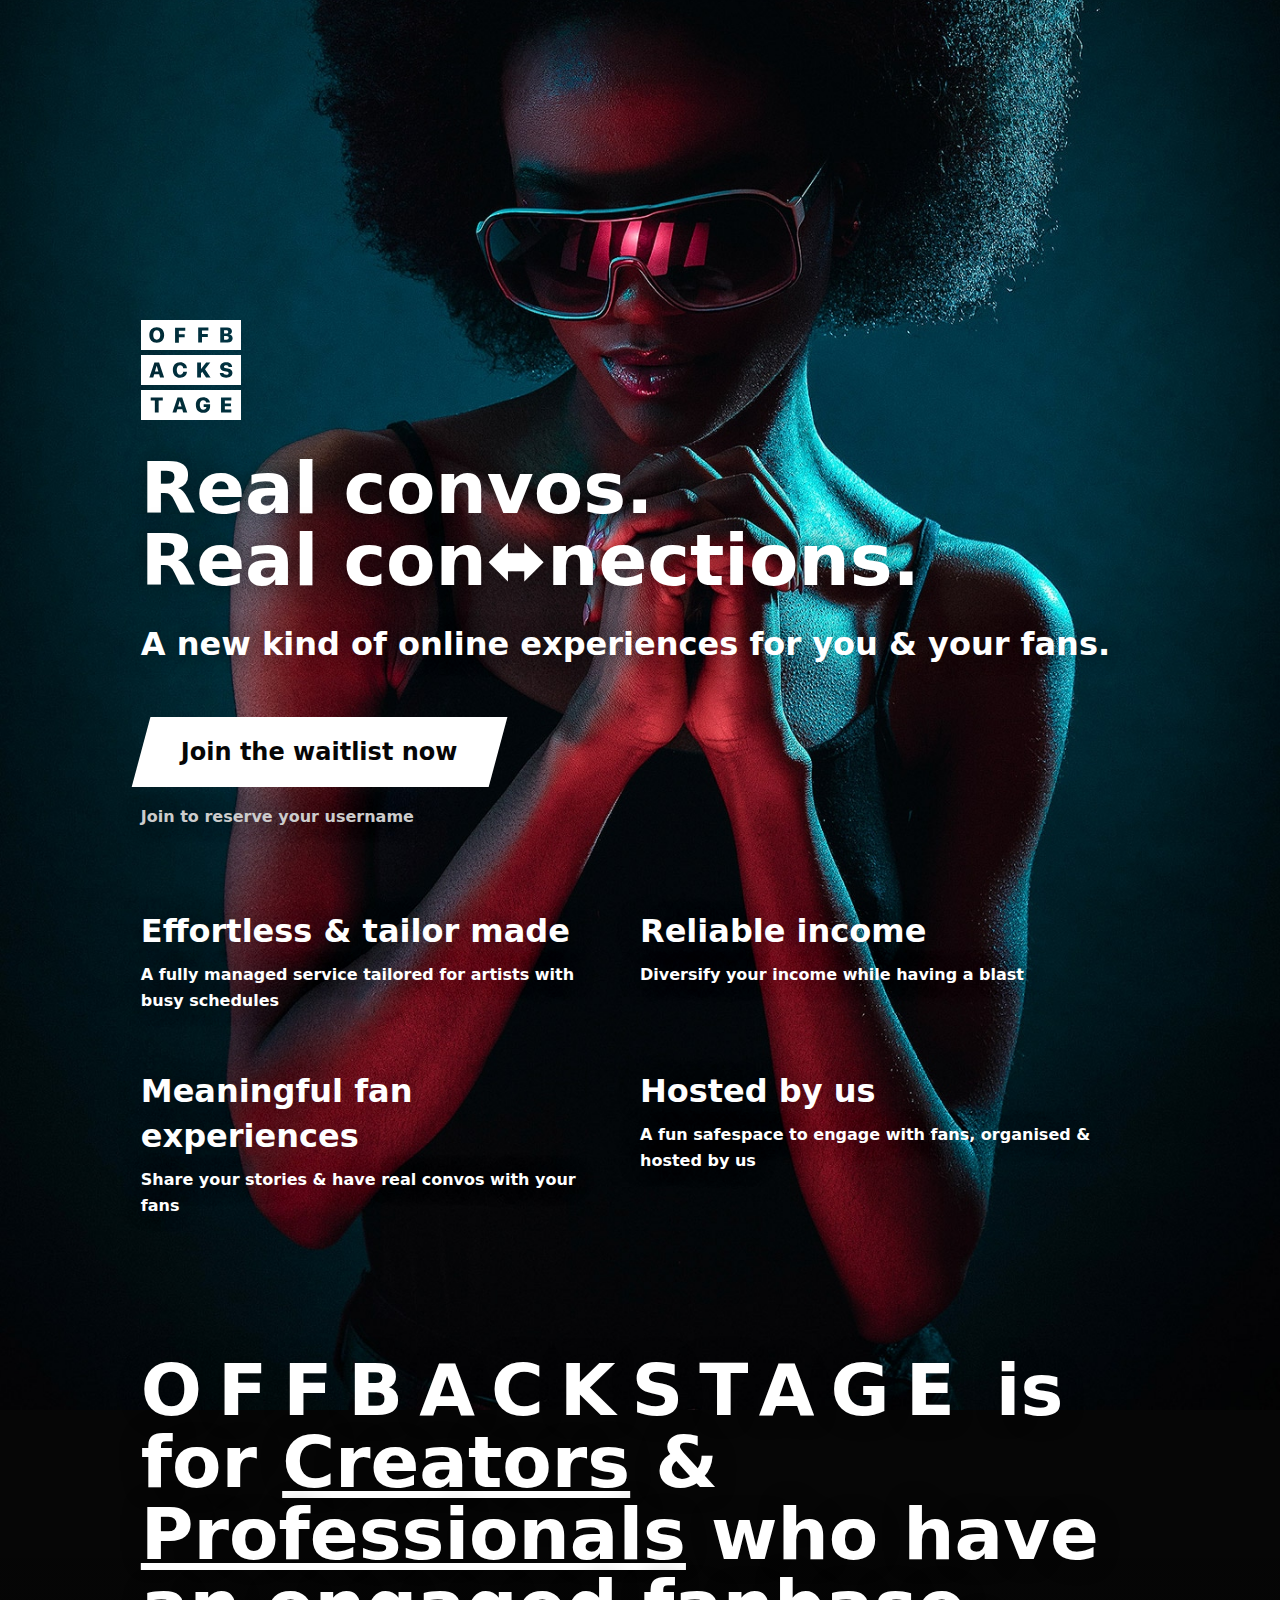
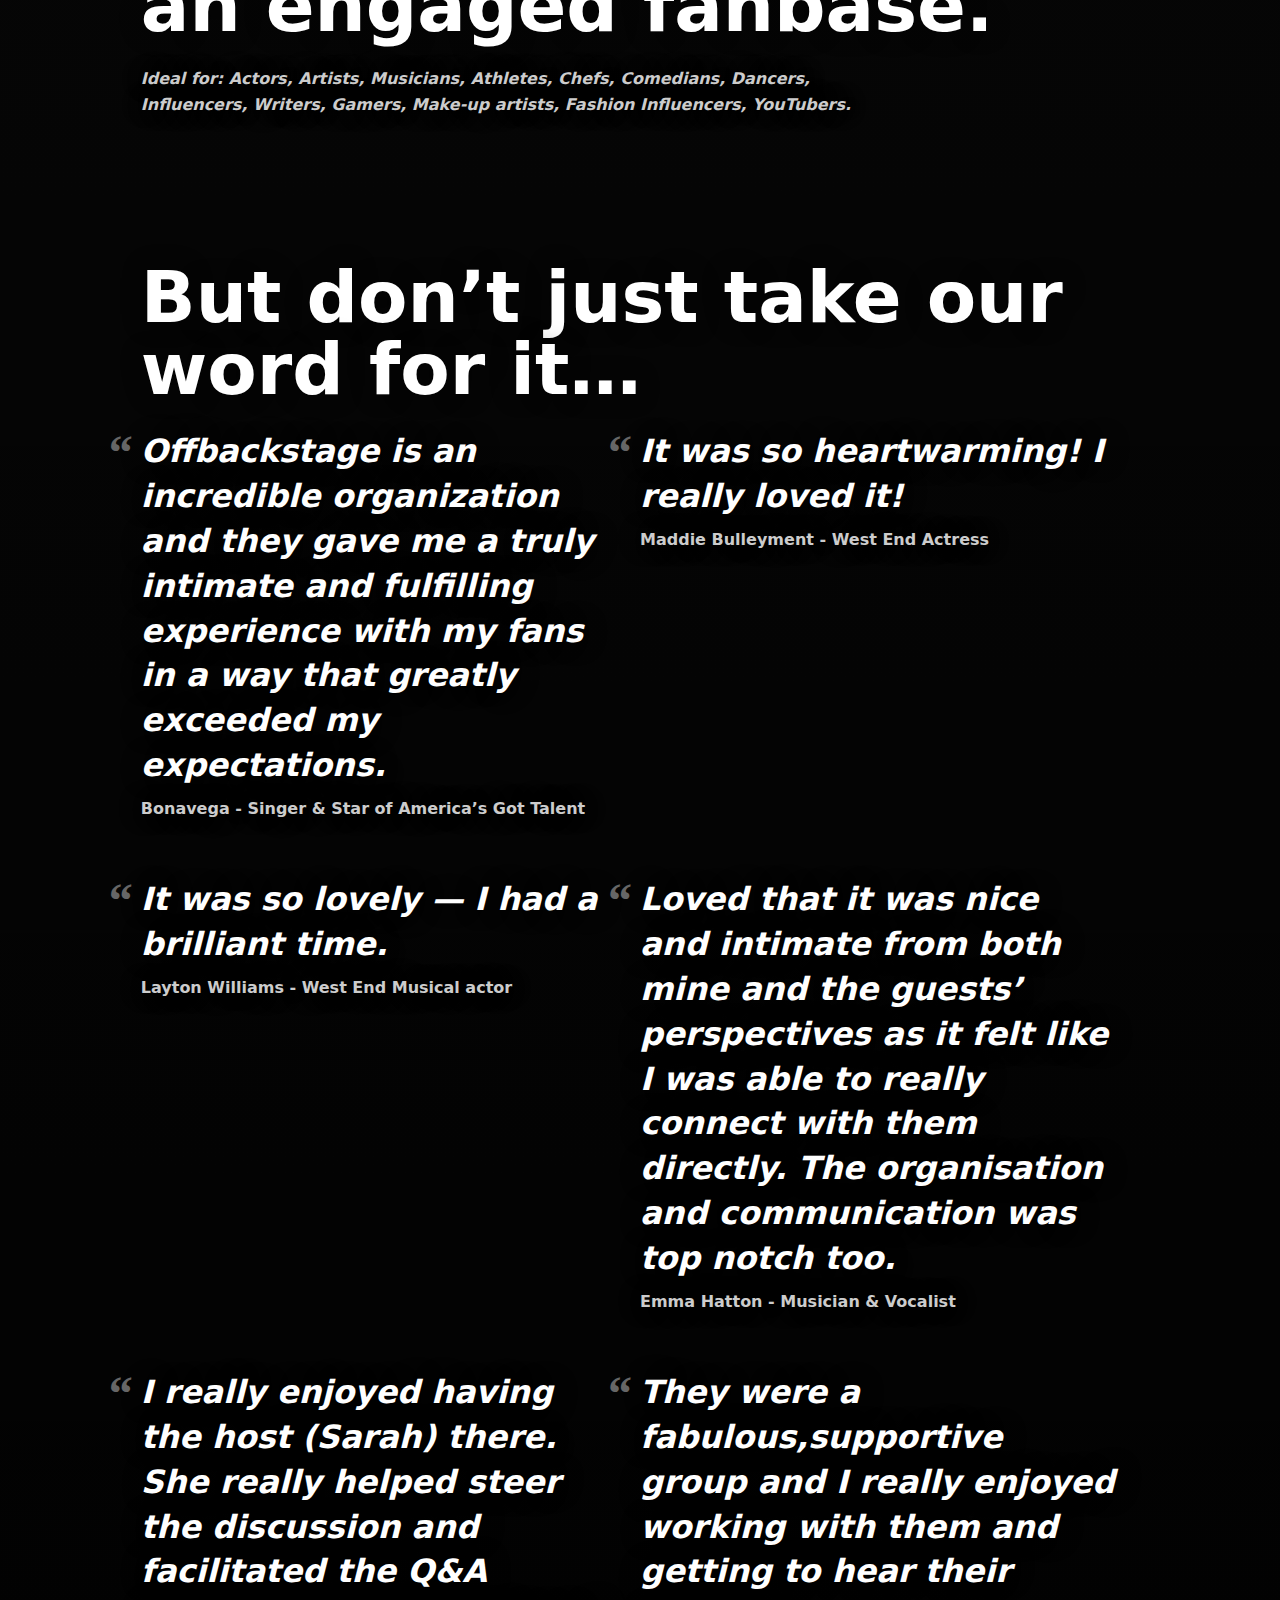
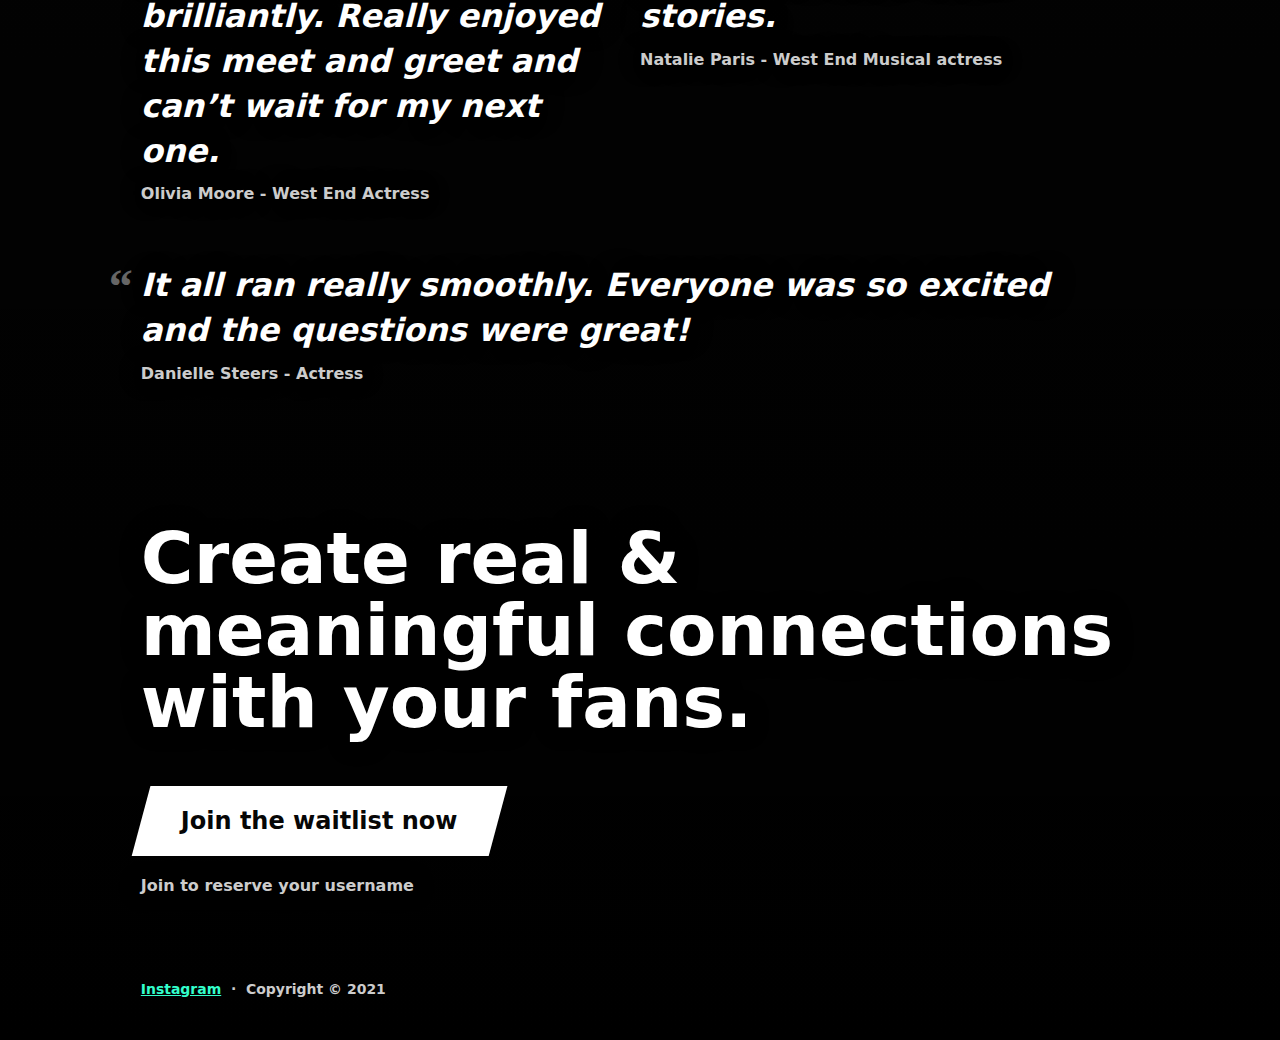
<file: index.html>
<!DOCTYPE html>
<html lang="en">
<head>
  <meta charset="utf-8">
  <title>OFFBACKSTAGE - Real Convos. Real Connections.</title>
  <meta name="viewport" content="width=device-width">
  <meta name="twitter:image" content="./images/generic.png">
  <meta name="twitter:card" content="summary_large_image">
  <meta name="twitter:site" content="@off_backstage">
  <meta property="og:title" content="OFFBACKSTAGE - Real Convos. Real Connections.">
  <meta property="og:description" content="A new kind of online experiences for you and your fans.">
  <meta property="og:image" content="./images/generic.png">
  <meta property="og:url" content="https://offbackstage.com">
  <link rel="shortcut icon" type="image/x-icon" href="./images/favicon.ico">
  <link rel="stylesheet" type="text/css" href="style.css">
  <!-- Google Tag Manager -->
  <script>(function(w,d,s,l,i){w[l]=w[l]||[];w[l].push({'gtm.start':
  new Date().getTime(),event:'gtm.js'});var f=d.getElementsByTagName(s)[0],
  j=d.createElement(s),dl=l!='dataLayer'?'&l='+l:'';j.async=true;j.src=
  'https://www.googletagmanager.com/gtm.js?id='+i+dl;f.parentNode.insertBefore(j,f);
  })(window,document,'script','dataLayer','GTM-T4DMS8Q');</script>
  <!-- End Google Tag Manager -->
</head>
<body>
  <!-- Google Tag Manager (noscript) -->
  <noscript><iframe src="https://www.googletagmanager.com/ns.html?id=GTM-T4DMS8Q"
  height="0" width="0" style="display:none;visibility:hidden"></iframe></noscript>
  <!-- End Google Tag Manager (noscript) -->
  <div id="content">
    <div class="hero">
      <img src="./images/logo-square--white.svg" alt="offbackstage logo" width="100" />
      <h1>Real convos.<br/>Real con&#11020;nections.</h1>
      <h2>A new kind of online experiences for you &amp; your fans.</h2>

      <a href="https://forms.gle/6VF4V2bVN6vTvGAi8" class="button" title="Join the waitlist now">Join the waitlist now</a>
      <p class="colour--grey">Join to reserve your username</p>


      <div class="flex-grid  margin-top--1sp">
        <div><h3>Effortless &amp; tailor made</h3><p>A fully managed service tailored for artists with busy schedules</p></div>
        <div><h3>Reliable income</h3><p>Diversify your income while having a blast</p></div>
        <div><h3>Meaningful fan experiences</h3><p>Share your stories &amp; have real convos with your fans</p></div>
        <div><h3>Hosted by us</h3><p>A fun safespace to engage with fans, organised & hosted by us</p></div>
      </div>
    </div>

    <div class="margin-top--1sp">
      <h2 class="separator  h1"><span class="sc">OFFBACKSTAGE</span> is for <u>Creators</u> &amp; <u>Professionals</u> who have an engaged fanbase.</h2>
      <p class="italic  colour--grey">Ideal for: Actors, Artists, Musicians, Athletes, Chefs, Comedians, Dancers, Influencers, Writers, Gamers, Make-up artists, Fashion Influencers, YouTubers.</p>
    </div>

    <div class="margin-top--2sp">
      <h2 class="separator  h1">But don&rsquo;t just take our word for it&hellip;</h2>
      <div class="flex-grid  testimonials">
        <div>
          <h3 class="italic">Offbackstage is an incredible organization and they gave me a truly intimate and fulfilling experience with my fans in a way that greatly exceeded my expectations.</h3>
          <p class="colour--grey">Bonavega - Singer &amp; Star of America’s Got Talent</p>
        </div>
        <div>
          <h3 class="italic">It was so heartwarming! I really loved it!</h3>
          <p class="colour--grey">Maddie Bulleyment - West End Actress</p>
        </div>
        <div>
          <h3 class="italic">It was so lovely — I had a brilliant time.</h3>
          <p class="colour--grey">Layton Williams - West End Musical actor</p>
        </div>
        <div>
          <h3 class="italic">Loved that it was nice and intimate from both mine and the guests&rsquo; perspectives as it felt like I was able to really connect with them directly. The organisation and communication was top notch too.</h3>
          <p class="colour--grey">Emma Hatton - Musician &amp; Vocalist</p>
        </div>
        <div>
          <h3 class="italic">I really enjoyed having the host (Sarah) there. She really helped steer the discussion and facilitated the Q&A brilliantly. Really enjoyed this meet and greet and can’t wait for my next one.</h3>
          <p class="colour--grey">Olivia Moore - West End Actress</p>
        </div>
        <div>
          <h3 class="italic">They were a fabulous,supportive group and I really enjoyed working with them and getting to hear their stories.</h3>
          <p class="colour--grey">Natalie Paris - West End Musical actress</p>
        </div>
        <div>
          <h3 class="italic">It all ran really smoothly. Everyone was so excited and the questions were great!</h3>
          <p class="colour--grey">Danielle Steers - Actress</p>
        </div>
      </div>
    </div>

    <div class="margin-top--1sp">
      <h2 class="h1">Create real &amp; meaningful connections with your fans.</h2>
      <a href="https://forms.gle/6VF4V2bVN6vTvGAi8" class="button" title="Join the waitlist now">Join the waitlist now</a>
      <p class="colour--grey">Join to reserve your username</p>
    </div>

    <footer>
      <a href="https://instagram.com/off_backstage">Instagram</a> &nbsp;&middot;&nbsp; Copyright &copy; 2021
    </footer>
  </div>
</body>
</html>
</file>
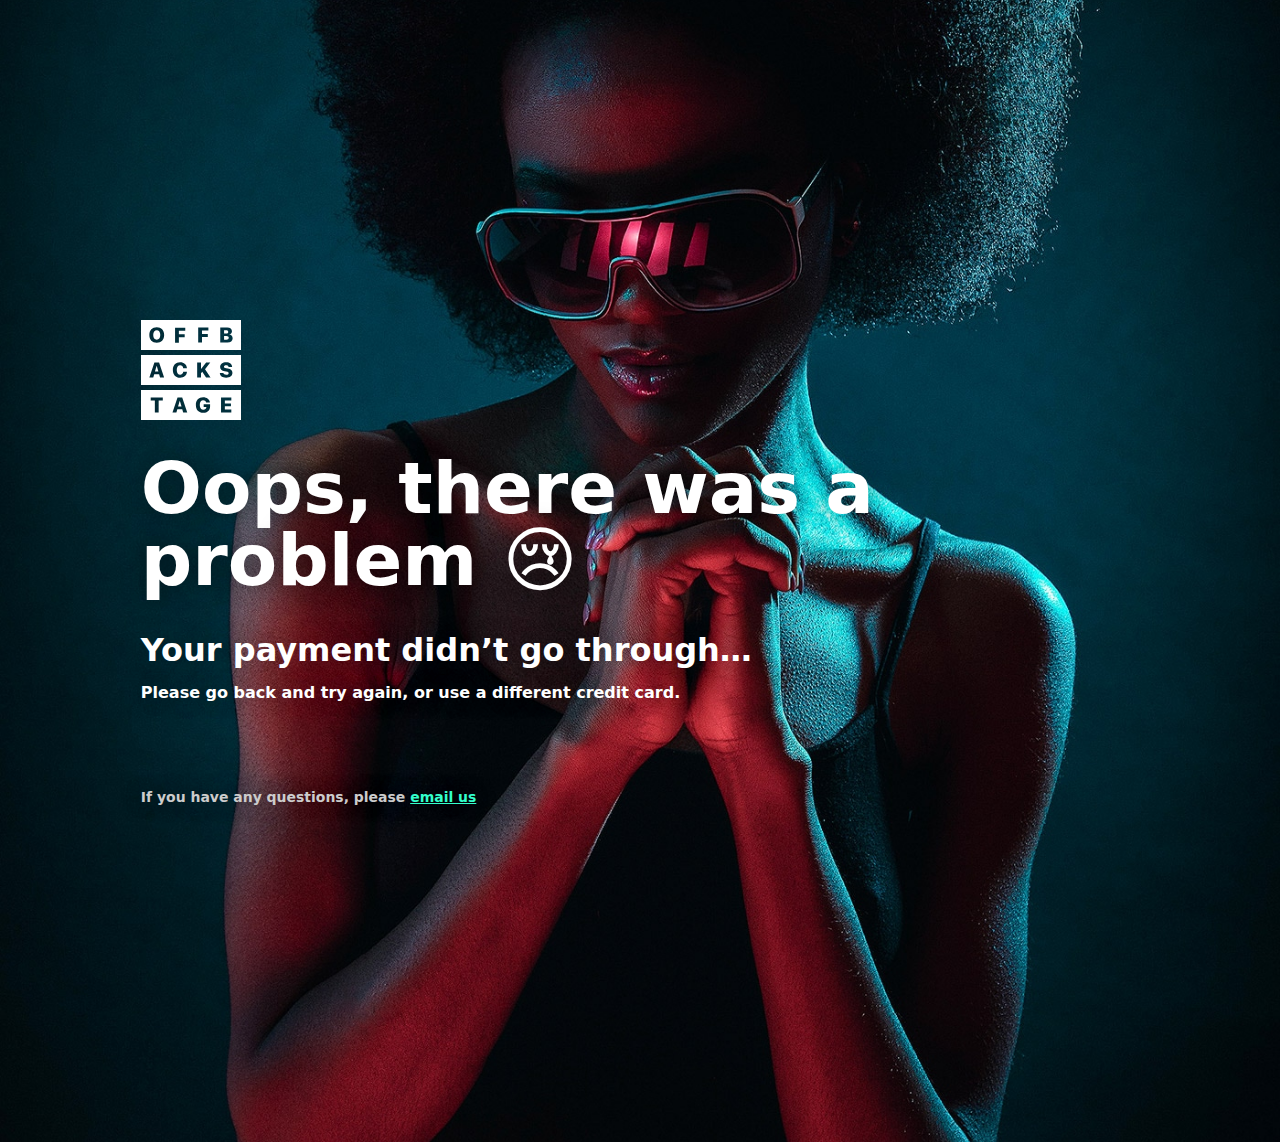
<file: cancelled.html>
<!DOCTYPE html>
<html lang="en">
<head>
  <meta charset="utf-8">
  <title>Payment failed - OFFBACKSTAGE</title>
  <meta name="robots" content="noindex, nofollow" />
  <meta name="viewport" content="width=device-width">
  <meta name="twitter:image" content="./images/generic.png">
  <meta name="twitter:card" content="summary_large_image">
  <meta name="twitter:site" content="@off_backstage">
  <meta property="og:title" content="OFFBACKSTAGE - Download video">
  <meta property="og:description" content="A new kind of online experiences for you and your fans.">
  <meta property="og:image" content="./images/generic.png">
  <meta property="og:url" content="https://offbackstage.com">
  <link rel="shortcut icon" type="image/x-icon" href="./images/favicon.ico">
  <link rel="stylesheet" type="text/css" href="style.css">
  <!-- Google Tag Manager -->
  <script>(function(w,d,s,l,i){w[l]=w[l]||[];w[l].push({'gtm.start':
  new Date().getTime(),event:'gtm.js'});var f=d.getElementsByTagName(s)[0],
  j=d.createElement(s),dl=l!='dataLayer'?'&l='+l:'';j.async=true;j.src=
  'https://www.googletagmanager.com/gtm.js?id='+i+dl;f.parentNode.insertBefore(j,f);
  })(window,document,'script','dataLayer','GTM-T4DMS8Q');</script>
  <!-- End Google Tag Manager -->
</head>
<body>
  <!-- Google Tag Manager (noscript) -->
  <noscript><iframe src="https://www.googletagmanager.com/ns.html?id=GTM-T4DMS8Q"
  height="0" width="0" style="display:none;visibility:hidden"></iframe></noscript>
  <!-- End Google Tag Manager (noscript) -->

  <div id="content--noBG">
    <a href="https://offbackstage.com"><img src="./images/logo-square--white.svg" alt="offbackstage logo" width="100" /></a>

    <h1>Oops, there was a problem 😢</h1>

    <article class="container">
      <h3>Your payment didn’t go through&hellip;</h3>
      <p>Please go back and try again, or use a different credit card.</p>
    </article>

    <footer>
      <p>If you have any questions, please <a href="mailto:help@offbackstage.com">email us</a></p>
    </footer>
  </div>
</body>
</html>
</file>
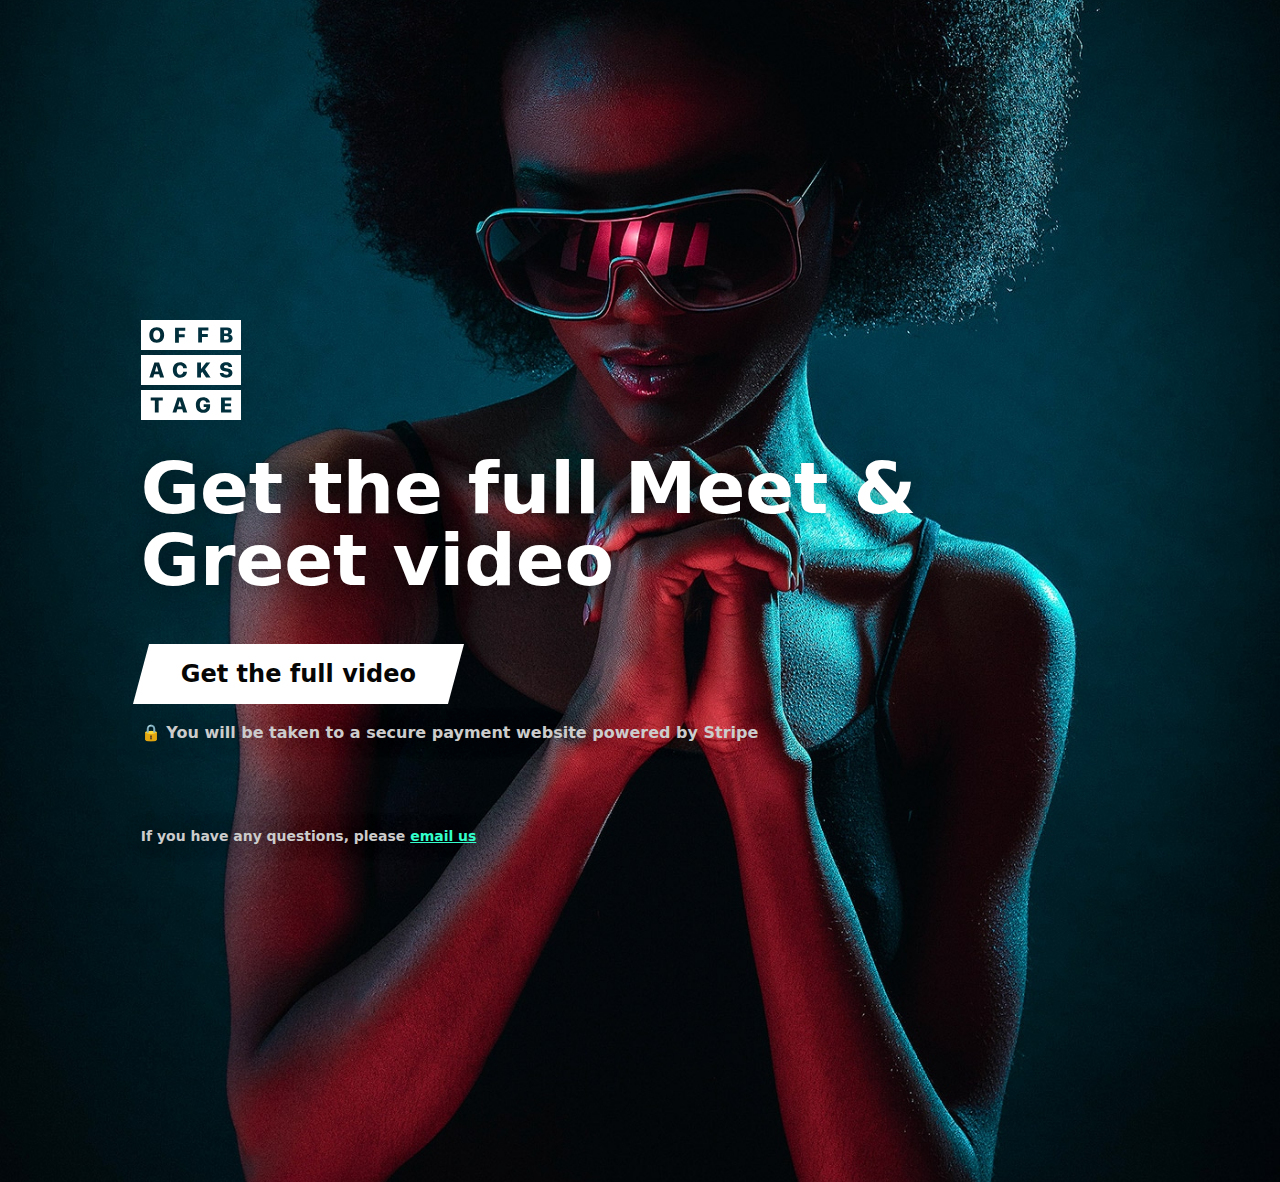
<file: download-video.html>
<!DOCTYPE html>
<html lang="en">
<head>
  <meta charset="utf-8">
  <title>OFFBACKSTAGE - Download video</title>
  <meta name="robots" content="noindex, nofollow" />
  <meta name="viewport" content="width=device-width">
  <meta name="twitter:image" content="./images/generic.png">
  <meta name="twitter:card" content="summary_large_image">
  <meta name="twitter:site" content="@off_backstage">
  <meta property="og:title" content="OFFBACKSTAGE - Download video">
  <meta property="og:description" content="A new kind of online experiences for you and your fans.">
  <meta property="og:image" content="./images/generic.png">
  <meta property="og:url" content="https://offbackstage.com">
  <link rel="shortcut icon" type="image/x-icon" href="./images/favicon.ico">
  <link rel="stylesheet" type="text/css" href="style.css">
  <!-- Google Tag Manager -->
  <script>(function(w,d,s,l,i){w[l]=w[l]||[];w[l].push({'gtm.start':
  new Date().getTime(),event:'gtm.js'});var f=d.getElementsByTagName(s)[0],
  j=d.createElement(s),dl=l!='dataLayer'?'&l='+l:'';j.async=true;j.src=
  'https://www.googletagmanager.com/gtm.js?id='+i+dl;f.parentNode.insertBefore(j,f);
  })(window,document,'script','dataLayer','GTM-T4DMS8Q');</script>
  <!-- End Google Tag Manager -->
</head>
<body>
  <!-- Google Tag Manager (noscript) -->
  <noscript><iframe src="https://www.googletagmanager.com/ns.html?id=GTM-T4DMS8Q"
  height="0" width="0" style="display:none;visibility:hidden"></iframe></noscript>
  <!-- End Google Tag Manager (noscript) -->

  <div id="content--noBG">
    <a href="https://offbackstage.com"><img src="./images/logo-square--white.svg" alt="offbackstage logo" width="100" /></a>

    <h1>Get the full Meet & Greet video</h1>

    <article class="container">
      <!-- Load Stripe.js on your website. -->
      <script src="https://js.stripe.com/v3"></script>
      <button id="checkout-button-sku_IUZvZMsPUxjquZ" role="link" class="button">Get the full video</button>
      <p class="colour--grey">🔒 You will be taken to a secure payment website powered by Stripe</p>
      <p id="error-message"></p>
    </article>

    <footer>
      <p>If you have any questions, please <a href="mailto:help@offbackstage.com">email us</a></p>
    </footer>
  </div>


  <script>
  (function() {
    var stripe = Stripe('pk_live_Ml2e49nUuoHtv42COHswdtV4007d6nTr2Y');

    var checkoutButton = document.getElementById('checkout-button-sku_IUZvZMsPUxjquZ');
    checkoutButton.addEventListener('click', function () {
      stripe.redirectToCheckout({
        items: [{sku: 'sku_IUZvZMsPUxjquZ', quantity: 1}],
        mode: 'payment',
        successUrl: 'https://offbackstage.com/success',
        cancelUrl: 'https://offbackstage.com/cancelled',
      })
      .then(function (result) {
        if (result.error) {
          var displayError = document.getElementById('error-message');
          displayError.textContent = result.error.message;
        }
      });
    });
  })();
  </script>

</body>
</html>
</file>
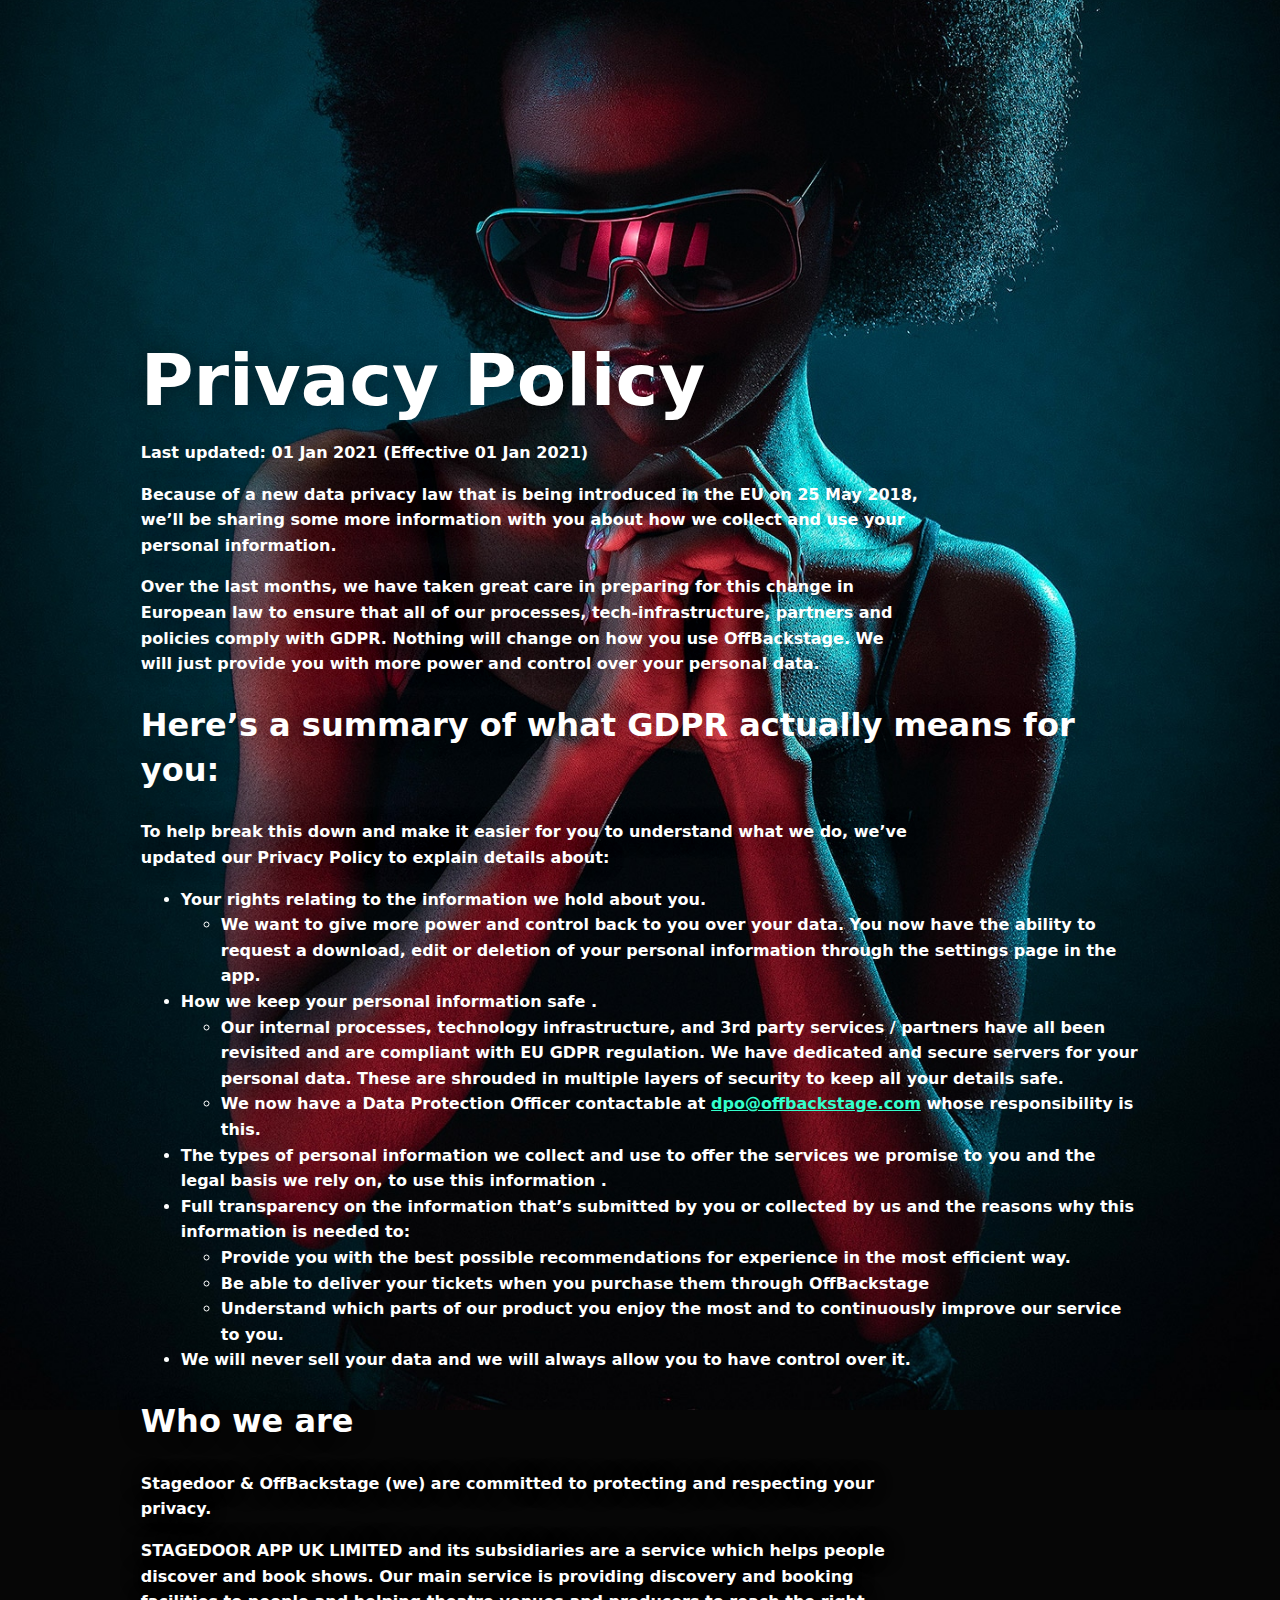
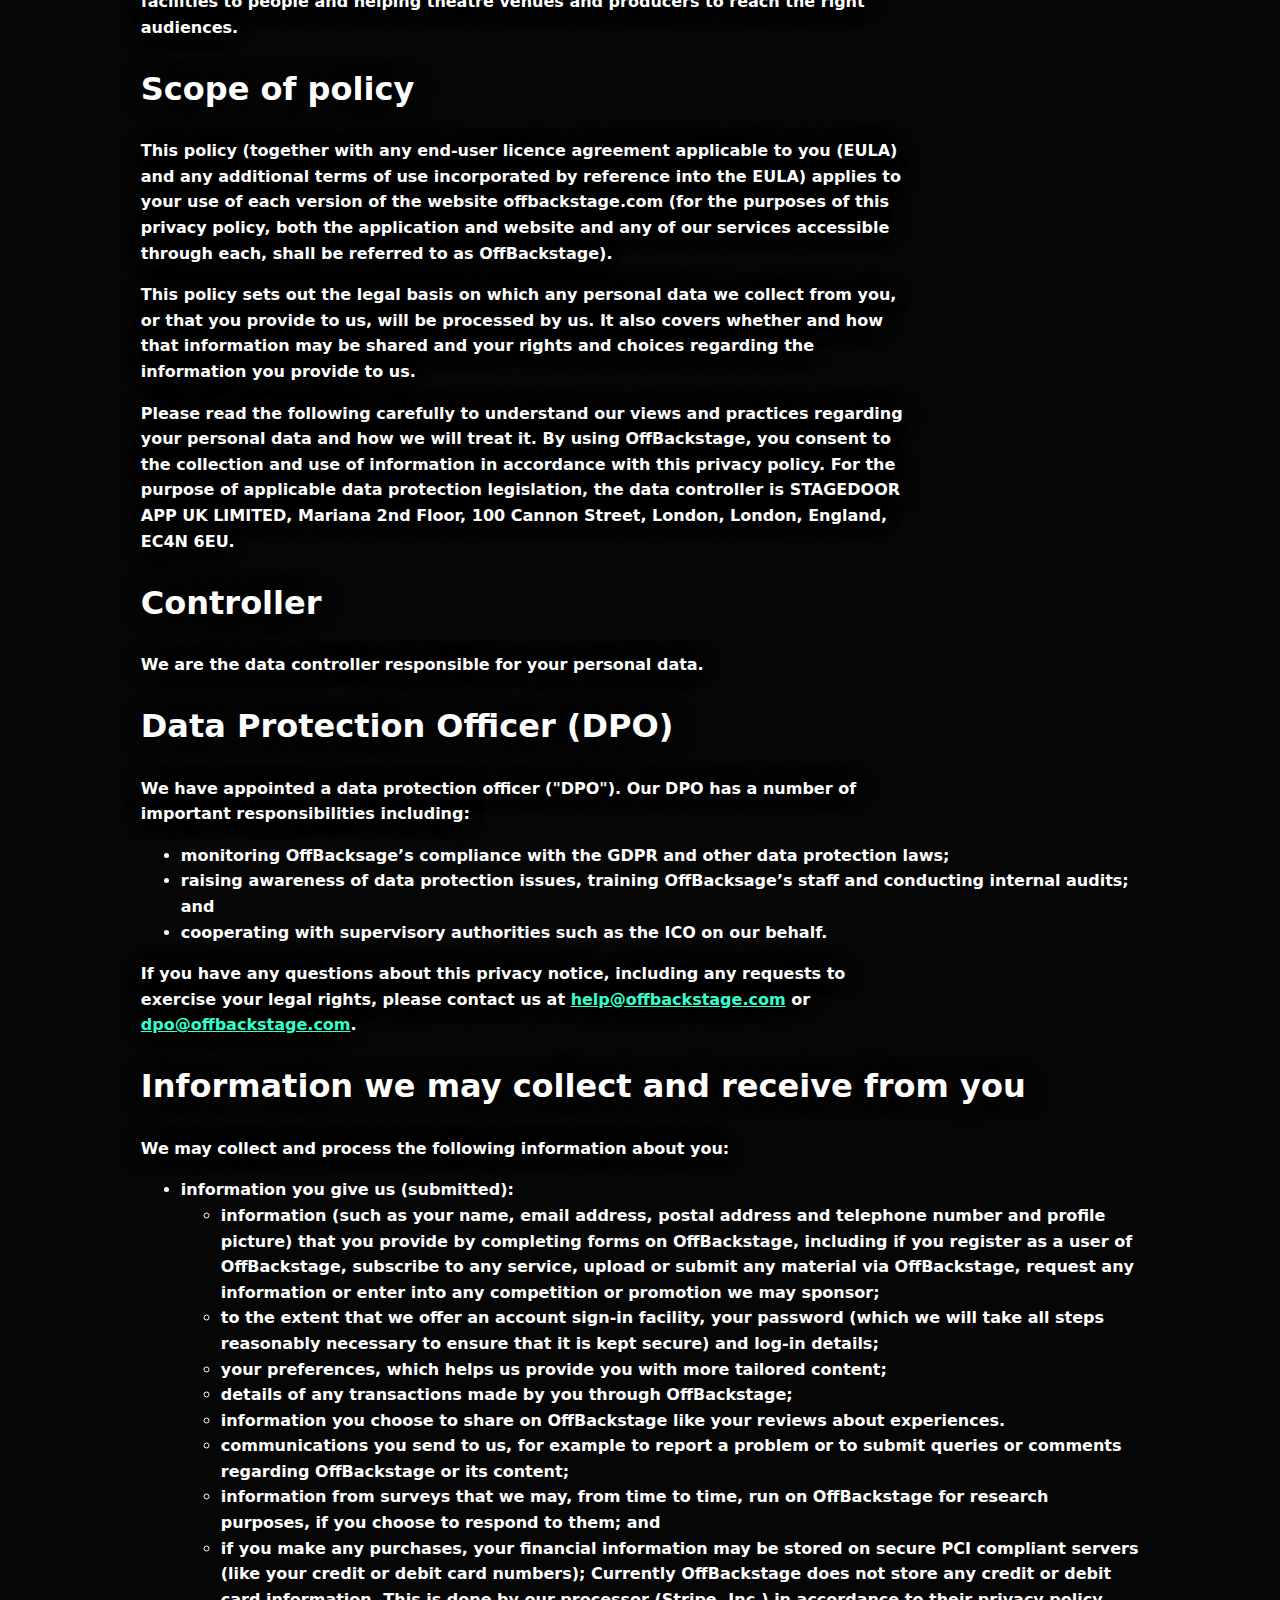
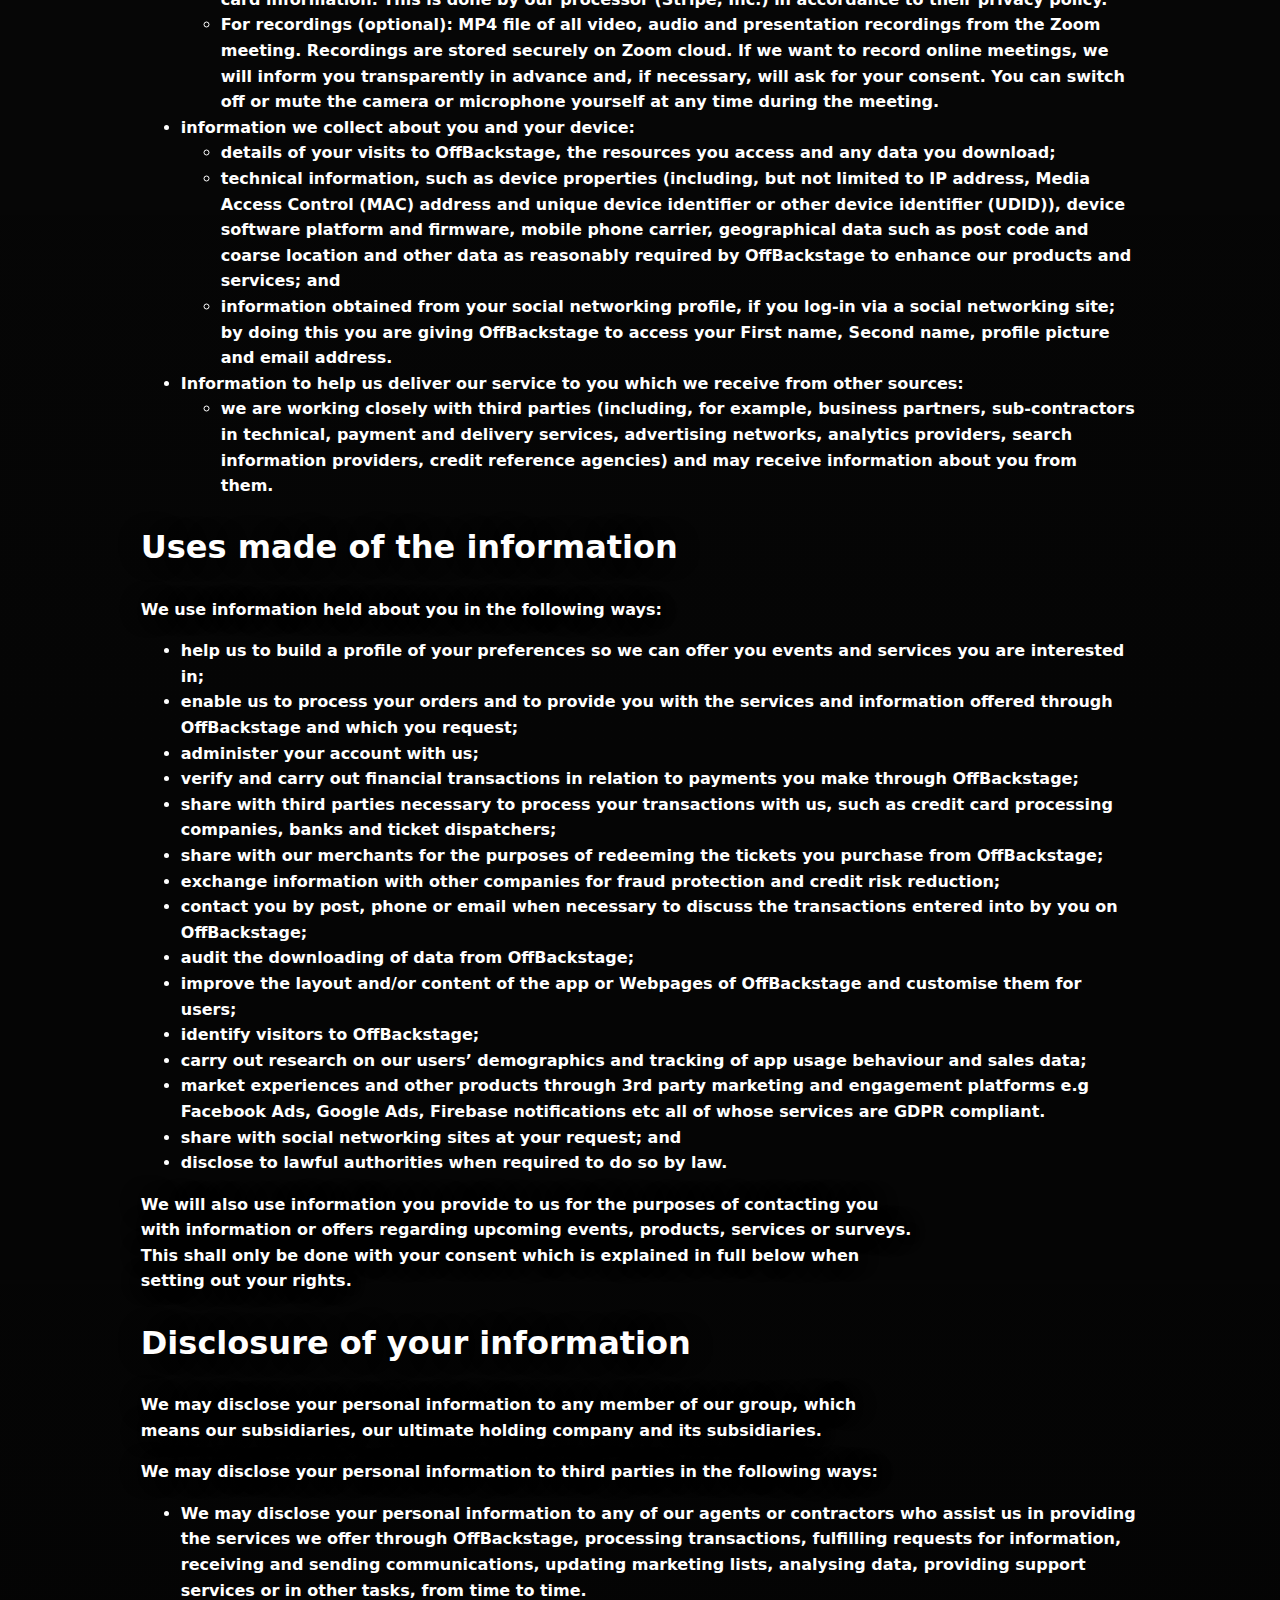
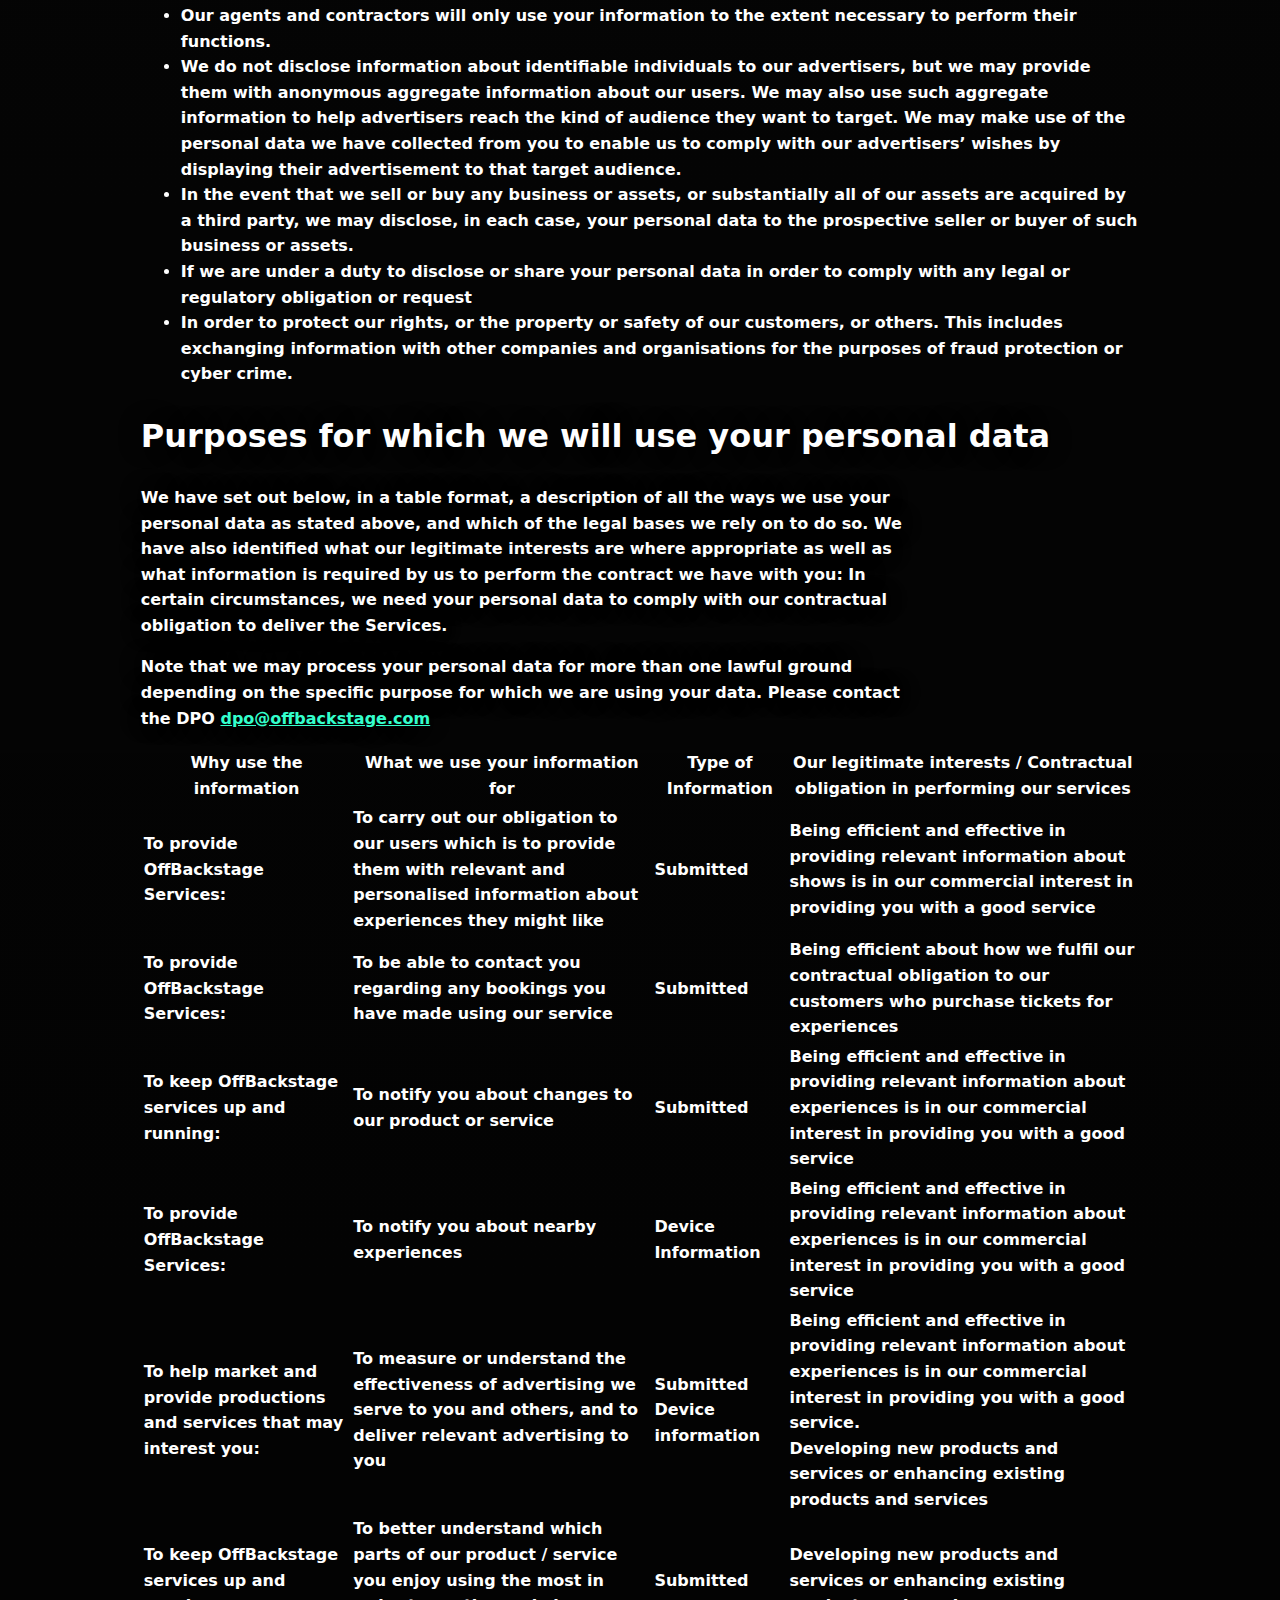
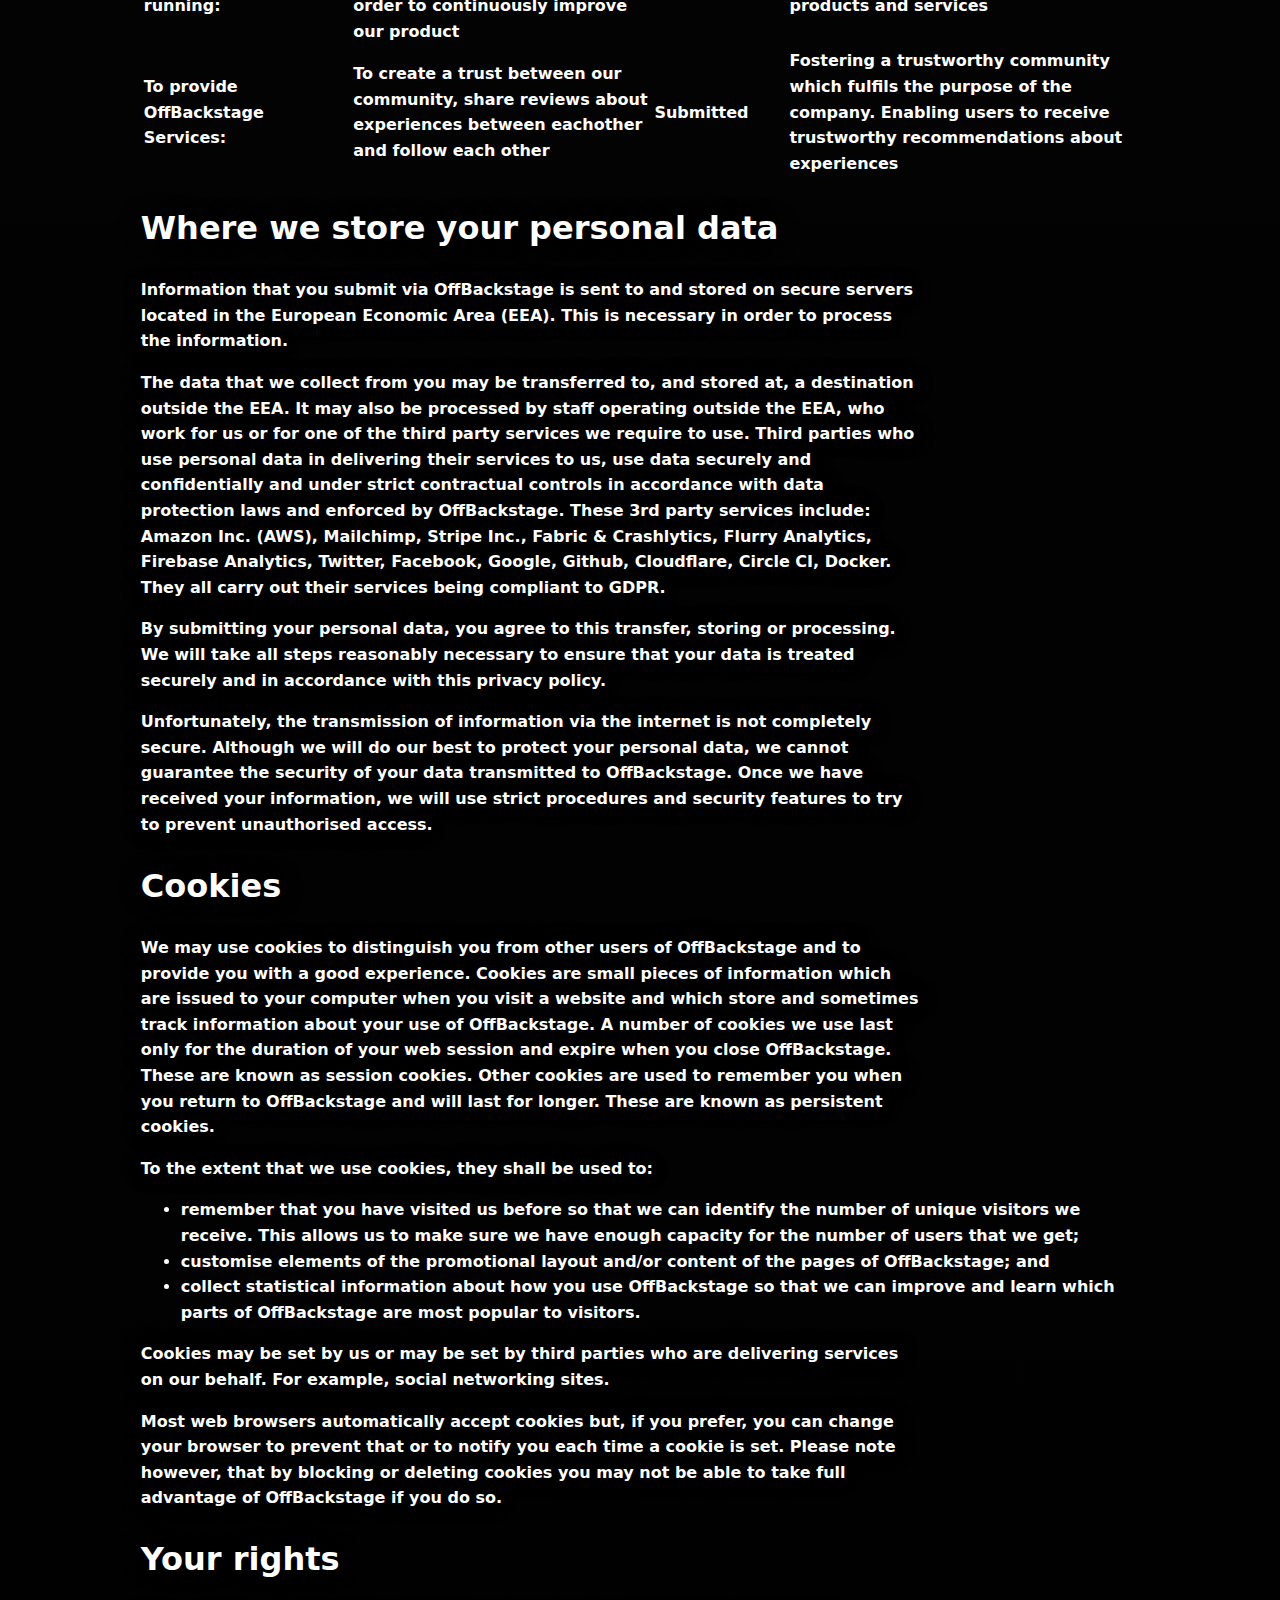
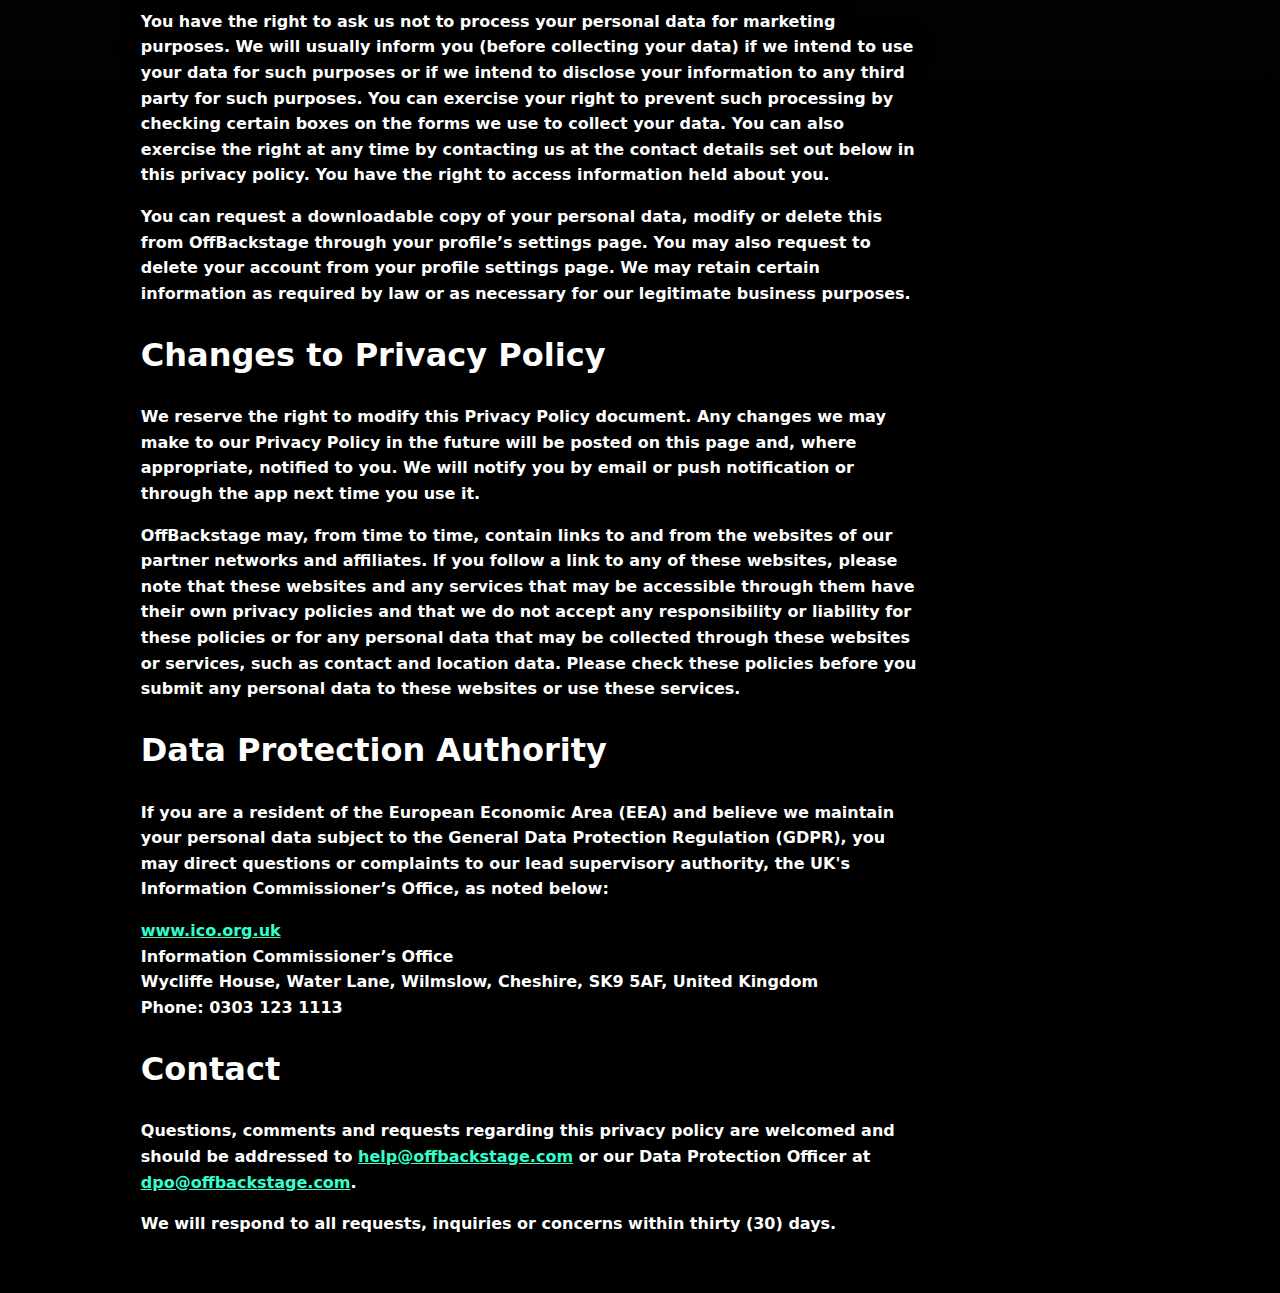
<file: privacy.html>
<!DOCTYPE html>
<html lang="en">
<head>
  <meta charset="utf-8">
  <title>OFFBACKSTAGE - Real Convos. Real Connections.</title>
  <meta name="viewport" content="width=device-width">
  <meta name="twitter:image" content="./images/generic.png">
  <meta name="twitter:card" content="summary_large_image">
  <meta name="twitter:site" content="@off_backstage">
  <meta property="og:title" content="OFFBACKSTAGE - Real Convos. Real Connections.">
  <meta property="og:description" content="A new kind of online experiences for you and your fans.">
  <meta property="og:image" content="./images/generic.png">
  <meta property="og:url" content="https://offbackstage.com">
  <link rel="shortcut icon" type="image/x-icon" href="./images/favicon.ico">
  <link rel="stylesheet" type="text/css" href="style.css">
  <!-- Google Tag Manager -->
  <script>(function(w,d,s,l,i){w[l]=w[l]||[];w[l].push({'gtm.start':
  new Date().getTime(),event:'gtm.js'});var f=d.getElementsByTagName(s)[0],
  j=d.createElement(s),dl=l!='dataLayer'?'&l='+l:'';j.async=true;j.src=
  'https://www.googletagmanager.com/gtm.js?id='+i+dl;f.parentNode.insertBefore(j,f);
  })(window,document,'script','dataLayer','GTM-T4DMS8Q');</script>
  <!-- End Google Tag Manager -->
</head>
<body>
  <!-- Google Tag Manager (noscript) -->
  <noscript><iframe src="https://www.googletagmanager.com/ns.html?id=GTM-T4DMS8Q"
  height="0" width="0" style="display:none;visibility:hidden"></iframe></noscript>
  <!-- End Google Tag Manager (noscript) -->
  <div id="content">

  <h1>Privacy Policy</h1>

  <p class="opacity--50">Last updated: 01 Jan 2021 (Effective 01 Jan 2021)</p>
  <p>Because of a new data privacy law that is being introduced in the EU on 25 May 2018, we’ll be sharing some more information with you about how we collect and use your personal information.</p>
  <p>Over the last months, we have taken great care in preparing for this change in European law to ensure that all of our processes, tech-infrastructure, partners and policies comply with GDPR. Nothing will change on how you use OffBackstage. We will just provide you with more power and control over your personal data.</p>

  <h2>Here’s a summary of what GDPR actually means for you:</h2>
  <p>To help break this down and make it easier for you to understand what we do, we’ve updated our Privacy Policy to explain details about: </p>
  <ul>
    <li>Your rights relating to the information we hold about you. </li>
    <ul>
      <li>We want to give more power and control back to you over your data. You now have the ability to request a download, edit or deletion of your personal information through the settings page in the app. </li>
    </ul>
    <li>How we keep your personal information safe .</li>
    <ul>
      <li>Our internal processes, technology infrastructure, and 3rd party services / partners have all been revisited and are compliant with EU GDPR regulation. We have dedicated and secure servers for your personal data. These are shrouded in multiple layers of security to keep all your details safe. </li>
      <li>We now have a Data Protection Officer contactable at <a href="mailto:dpo@offbackstage.com">dpo@offbackstage.com</a> whose responsibility is this. </li>
    </ul>
    <li>The types of personal information we collect and use to offer the services we promise to you and the legal basis we rely on, to use this information .</li>
    <li>Full transparency on the information that’s submitted by you or collected by us and the reasons why this information is needed to:
      <ul>
        <li>Provide you with the best possible recommendations for experience in the most efficient way.</li>
      <li>Be able to deliver your tickets when you purchase them through OffBackstage</li>
        <li>Understand which parts of our product you enjoy the most and to continuously improve our service to you.</li>
      </ul>
    </li>
    <li>We will never sell your data and we will always allow you to have control over it. </li>
  </ul>

  <h2>Who we are</h2>
  <p>Stagedoor & OffBackstage (we) are committed to protecting and respecting your privacy.</p>
  <p>STAGEDOOR APP UK LIMITED and its subsidiaries are a service which helps people discover and book shows. Our main service is providing discovery and booking facilities to people and helping theatre venues and producers to reach the right audiences.</p>

  <h2>Scope of policy</h2>
  <p>This policy (together with any end-user licence agreement applicable to you (EULA) and any additional terms of use incorporated by reference into the EULA) applies to your use of each version of the website offbackstage.com (for the purposes of this privacy policy, both the application and website and any of our services accessible through each, shall be referred to as OffBackstage).</p>
  <p>This policy sets out the legal basis on which any personal data we collect from you, or that you provide to us, will be processed by us. It also covers whether and how that information may be shared and your rights and choices regarding the information you provide to us.</p>
  <p>Please read the following carefully to understand our views and practices regarding your personal data and how we will treat it.
  By using OffBackstage, you consent to the collection and use of information in accordance with this privacy policy. For the purpose of applicable data protection legislation, the data controller is STAGEDOOR APP UK LIMITED, Mariana 2nd Floor, 100 Cannon Street, London, London, England, EC4N 6EU.</p>

  <h2>Controller</h2>
  <p>We are the data controller responsible for your personal data.</p>

  <h2>Data Protection Officer (DPO)</h2>
  <p>We have appointed a data protection officer ("DPO"). Our DPO has a number of important responsibilities including:</p>
  <ul>
    <li>monitoring OffBacksage’s compliance with the GDPR and other data protection laws;</li>
    <li>raising awareness of data protection issues, training OffBacksage’s staff and conducting internal audits; and</li>
    <li>cooperating with supervisory authorities such as the ICO on our behalf.</li>
  </ul>
  <p>If you have any questions about this privacy notice, including any requests to exercise your legal rights, please contact us at <a href="mailto:help@offbackstage.com">help@offbackstage.com</a> or <a href="mailto:dpo@offbackstage.com">dpo@offbackstage.com</a>.</p>

  <h2>Information we may collect and receive from you</h2>
  <p>We may collect and process the following information about you:</p>
  <ul>
    <li>information you give us (submitted): 
      <ul>
        <li>information (such as your name, email address, postal address and telephone number and profile picture) that you provide by completing forms on OffBackstage, including if you register as a user of OffBackstage, subscribe to any service, upload or submit any material via OffBackstage, request any information or enter into any competition or promotion we may sponsor; </li>
        <li>to the extent that we offer an account sign-in facility, your password (which we will take all steps reasonably necessary to ensure that it is kept secure) and log-in details; </li>
        <li>your preferences, which helps us provide you with more tailored content; </li>
        <li>details of any transactions made by you through OffBackstage; </li>
        <li>information you choose to share on OffBackstage like your reviews about experiences. </li>
        <li>communications you send to us, for example to report a problem or to submit queries or comments regarding OffBackstage or its content; </li>
        <li>information from surveys that we may, from time to time, run on OffBackstage for research purposes, if you choose to respond to them; and </li>
        <li>if you make any purchases, your financial information may be stored on secure PCI compliant servers (like your credit or debit card numbers); Currently OffBackstage does not store any credit or debit card information. This is done by our processor (Stripe, Inc.) in accordance to their privacy policy.</li>
        <li>For recordings (optional): MP4 file of all video, audio and presentation recordings from the Zoom meeting. Recordings are stored securely on Zoom cloud. If we want to record online meetings, we will inform you transparently in advance and, if necessary, will ask for your consent. You can switch off or mute the camera or microphone yourself at any time during the meeting.</li>
      </ul>
    </li>
    <li>information we collect about you and your device: 
      <ul>
        <li>details of your visits to OffBackstage, the resources you access and any data you download; </li>
        <li>technical information, such as device properties (including, but not limited to IP address, Media Access Control (MAC) address and unique device identifier or other device identifier (UDID)), device software platform and firmware, mobile phone carrier, geographical data such as post code and coarse location and other data as reasonably required by OffBackstage to enhance our products and services; and </li>
        <li>information obtained from your social networking profile, if you log-in via a social networking site; by doing this you are giving OffBackstage to access your First name, Second name, profile picture and email address.</li>
      </ul>
    </li>
    <li>Information to help us deliver our service to you which we receive from other sources:
      <ul>
        <li>we are working closely with third parties (including, for example, business partners, sub-contractors in technical, payment and delivery services, advertising networks, analytics providers, search information providers, credit reference agencies) and may receive information about you from them. </li>
      </ul>
    </li>
  </ul>

  <h2>Uses made of the information</h2>
  <p>We use information held about you in the following ways:</p>
  <ul>
    <li>help us to build a profile of your preferences so we can offer you events and services you are interested in; </li>
    <li>enable us to process your orders and to provide you with the services and information offered through OffBackstage and which you request; </li>
    <li>administer your account with us; </li>
    <li>verify and carry out financial transactions in relation to payments you make through OffBackstage; </li>
    <li>share with third parties necessary to process your transactions with us, such as credit card processing companies, banks and ticket dispatchers; </li>
    <li>share with our merchants for the purposes of redeeming the tickets you purchase from OffBackstage; </li>
    <li>exchange information with other companies for fraud protection and credit risk reduction; </li>
    <li>contact you by post, phone or email when necessary to discuss the transactions entered into by you on OffBackstage; </li>
    <li>audit the downloading of data from OffBackstage; </li>
    <li>improve the layout and/or content of the app or Webpages of OffBackstage and customise them for users; </li>
    <li>identify visitors to OffBackstage; </li>
    <li>carry out research on our users’ demographics and tracking of app usage behaviour and sales data; </li>
    <li>market experiences and other products through 3rd party marketing and engagement platforms e.g Facebook Ads, Google Ads, Firebase notifications etc all of whose services are GDPR compliant.</li>
    <li>share with social networking sites at your request; and </li>
    <li>disclose to lawful authorities when required to do so by law. </li>
  </ul>
  <p>We will also use information you provide to us for the purposes of contacting you with information or offers regarding upcoming events, products, services or surveys. This shall only be done with your consent which is explained in full below when setting out your rights.</p>

  <h2>Disclosure of your information</h2>
  <p>We may disclose your personal information to any member of our group, which means our subsidiaries, our ultimate holding company and its subsidiaries.</p>
  <p>We may disclose your personal information to third parties in the following ways:</p>
  <ul>
    <li>We may disclose your personal information to any of our agents or contractors who assist us in providing the services we offer through OffBackstage, processing transactions, fulfilling requests for information, receiving and sending communications, updating marketing lists, analysing data, providing support services or in other tasks, from time to time. </li>
    <li>Our agents and contractors will only use your information to the extent necessary to perform their functions. </li>
    <li>We do not disclose information about identifiable individuals to our advertisers, but we may provide them with anonymous aggregate information about our users. We may also use such aggregate information to help advertisers reach the kind of audience they want to target. We may make use of the personal data we have collected from you to enable us to comply with our advertisers’ wishes by displaying their advertisement to that target audience. </li>
    <li>In the event that we sell or buy any business or assets, or substantially all of our assets are acquired by a third party, we may disclose, in each case, your personal data to the prospective seller or buyer of such business or assets. </li>
    <li>If we are under a duty to disclose or share your personal data in order to comply with any legal or regulatory obligation or request</li>
    <li>In order to protect our rights, or the property or safety of our customers, or others. This includes exchanging information with other companies and organisations for the purposes of fraud protection or cyber crime.</li>
  </ul>

  <h2>Purposes for which we will use your personal data</h2>
  <p>We have set out below, in a table format, a description of all the ways we use your personal data as stated above, and which of the legal bases we rely on to do so. We have also identified what our legitimate interests are where appropriate as well as what information is required by us to perform the contract we have with you: In certain circumstances, we need your personal data to comply with our contractual obligation to deliver the Services.</p>
  <p>Note that we may process your personal data for more than one lawful ground depending on the specific purpose for which we are using your data. Please contact the DPO <a href="mailto:dpo@offbackstage.com">dpo@offbackstage.com</a></p>
  <table>
    <tbody>
      <tr>
        <th>Why use the information</th>
        <th>What we use your information for</th>
        <th>Type of Information</th>
        <th>Our legitimate interests / Contractual obligation in performing our services</th>
      </tr>
      <tr>
        <td>To provide OffBackstage Services:</td>
        <td>To carry out our obligation to our users which is to provide them with relevant and personalised information about experiences they might like</td>
        <td>Submitted</td>
        <td>Being efficient and effective in providing relevant information about shows is in our commercial interest in providing you with a good service</td>
      </tr>
      <tr>
        <td>To provide OffBackstage Services:</td>
        <td>To be able to contact you regarding any bookings you have made using our service</td>
        <td>Submitted</td>
        <td>Being efficient about how we fulfil our contractual obligation to our customers who purchase tickets for experiences</td>
      </tr>
      <tr>
        <td>To keep OffBackstage services up and running:</td>
        <td>To notify you about changes to our product or service</td>
        <td>Submitted</td>
        <td>Being efficient and effective in providing relevant information about experiences is in our commercial interest in providing you with a good service</td>
      </tr>
      <tr>
        <td>To provide OffBackstage Services:</td>
        <td>To notify you about nearby experiences</td>
        <td>Device Information</td>
        <td>Being efficient and effective in providing relevant information about experiences is in our commercial interest in providing you with a good service</td>
      </tr>
      <tr>
        <td>To help market and provide productions and services that may interest you:</td>
        <td>To measure or understand the effectiveness of advertising we serve to you and others, and to deliver relevant advertising to you</td>
        <td>Submitted Device information</td>
        <td>Being efficient and effective in providing relevant information about experiences is in our commercial interest in providing you with a good service.<br>Developing new products and services or enhancing existing products and services</td>
      </tr>
      <tr>
        <td>To keep OffBackstage services up and running:</td>
        <td>To better understand which parts of our product / service you enjoy using the most in order to continuously improve our product</td>
        <td>Submitted</td>
        <td>Developing new products and services or enhancing existing products and services</td>
      </tr>
      <tr>
        <td>To provide OffBackstage Services:</td>
        <td>To create a trust between our community, share reviews about experiences between eachother and follow each other</td>
        <td>Submitted</td>
        <td>Fostering a trustworthy community which fulfils the purpose of the company. Enabling users to receive trustworthy recommendations about experiences</td>
      </tr>
    </tbody>
  </table>

  <h2>Where we store your personal data</h2>
  <p>Information that you submit via OffBackstage is sent to and stored on secure servers located in the European Economic Area (EEA). This is necessary in order to process the information.</p>
  <p>The data that we collect from you may be transferred to, and stored at, a destination outside the EEA. It may also be processed by staff operating outside the EEA, who work for us or for one of the third party services we require to use. Third parties who use personal data in delivering their services to us, use data securely and confidentially and under strict contractual controls in accordance with data protection laws and enforced by OffBackstage. These 3rd party services include: Amazon Inc. (AWS), Mailchimp, Stripe Inc., Fabric &amp; Crashlytics, Flurry Analytics, Firebase Analytics, Twitter, Facebook, Google, Github, Cloudflare, Circle CI, Docker. They all carry out their services being compliant to GDPR.</p>
  <p>By submitting your personal data, you agree to this transfer, storing or processing. We will take all steps reasonably necessary to ensure that your data is treated securely and in accordance with this privacy policy.</p>
  <p>Unfortunately, the transmission of information via the internet is not completely secure. Although we will do our best to protect your personal data, we cannot guarantee the security of your data transmitted to OffBackstage. Once we have received your information, we will use strict procedures and security features to try to prevent unauthorised access.</p>

  <h2>Cookies</h2>
  <p>We may use cookies to distinguish you from other users of OffBackstage and to provide you with a good experience. Cookies are small pieces of information which are issued to your computer when you visit a website and which store and sometimes track information about your use of OffBackstage. A number of cookies we use last only for the duration of your web session and expire when you close OffBackstage. These are known as session cookies. Other cookies are used to remember you when you return to OffBackstage and will last for longer. These are known as persistent cookies.</p>
  <p>To the extent that we use cookies, they shall be used to:</p>
  <ul>
    <li>remember that you have visited us before so that we can identify the number of unique visitors we receive. This allows us to make sure we have enough capacity for the number of users that we get; </li>
    <li>customise elements of the promotional layout and/or content of the pages of OffBackstage; and </li>
    <li>collect statistical information about how you use OffBackstage so that we can improve and learn which parts of OffBackstage are most popular to visitors. </li>
  </ul>
  <p>Cookies may be set by us or may be set by third parties who are delivering services on our behalf. For example, social networking sites.</p>
  <p>Most web browsers automatically accept cookies but, if you prefer, you can change your browser to prevent that or to notify you each time a cookie is set. Please note however, that by blocking or deleting cookies you may not be able to take full advantage of OffBackstage if you do so.</p>

  <h2>Your rights</h2>
  <p>You have the right to ask us not to process your personal data for marketing purposes. We will usually inform you (before collecting your data) if we intend to use your data for such purposes or if we intend to disclose your information to any third party for such purposes. You can exercise your right to prevent such processing by checking certain boxes on the forms we use to collect your data. You can also exercise the right at any time by contacting us at the contact details set out below in this privacy policy. You have the right to access information held about you.</p>
  <p>You can request a downloadable copy of your personal data, modify or delete this from OffBackstage through your profile’s settings page. You may also request to delete your account from your profile settings page. We may retain certain information as required by law or as necessary for our legitimate business purposes.</p>

  <h2>Changes to Privacy Policy</h2>
  <p>We reserve the right to modify this Privacy Policy document. Any changes we may make to our Privacy Policy in the future will be posted on this page and, where appropriate, notified to you. We will notify you by email or push notification or through the app next time you use it. </p>
  <p>OffBackstage may, from time to time, contain links to and from the websites of our partner networks and affiliates. If you follow a link to any of these websites, please note that these websites and any services that may be accessible through them have their own privacy policies and that we do not accept any responsibility or liability for these policies or for any personal data that may be collected through these websites or services, such as contact and location data. Please check these policies before you submit any personal data to these websites or use these services.</p>

  <h2>Data Protection Authority</h2>
  <p>If you are a resident of the European Economic Area (EEA) and believe we maintain your personal data subject to the General Data Protection Regulation (GDPR), you may direct questions or complaints to our lead supervisory authority, the UK's Information Commissioner’s Office, as noted below:</p>
  <p><a href="www.ico.org.uk" rel="nofollow" target="_blank">www.ico.org.uk</a><br>
  Information Commissioner’s Office<br>
  Wycliffe House, Water Lane, Wilmslow, Cheshire, SK9 5AF, United Kingdom<br>
  Phone: <tel>0303 123 1113</tel>
  </p>

  <h2>Contact</h2>
  <p>Questions, comments and requests regarding this privacy policy are welcomed and should be addressed to <a href="mailto:help@offbackstage.com">help@offbackstage.com</a> or our Data Protection Officer at <a href="mailto:dpo@offbackstage.com">dpo@offbackstage.com</a>.</p>
  <p>We will respond to all requests, inquiries or concerns within thirty (30) days.</p>
  </div>
</body>
</html>
</file>
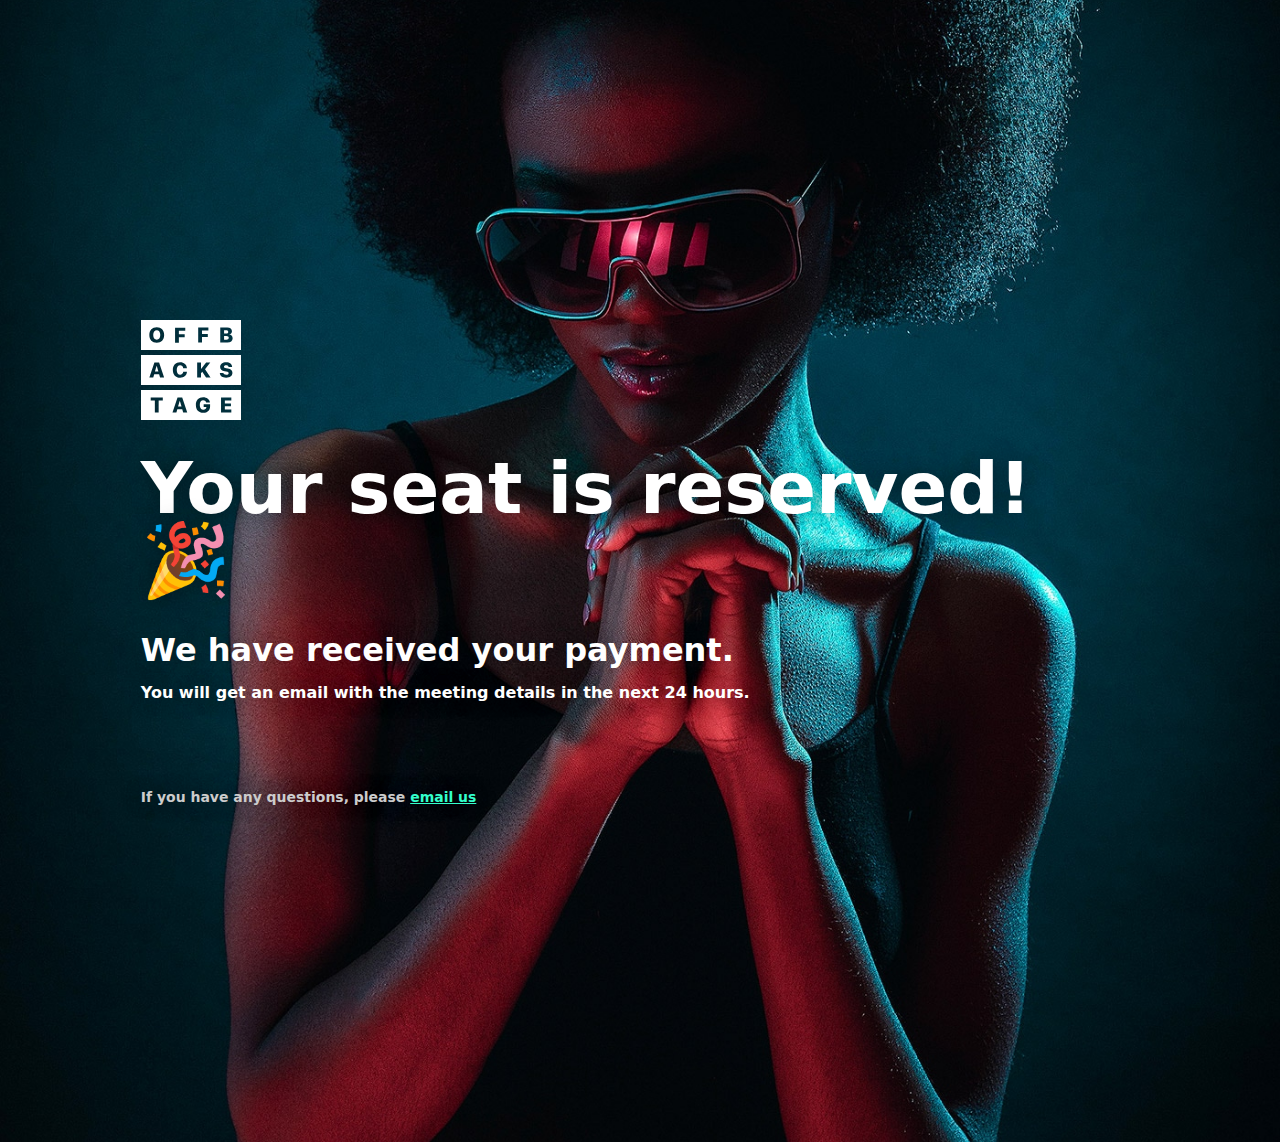
<file: success.html>
<!DOCTYPE html>
<html lang="en">
<head>
  <meta charset="utf-8">
  <title>Success! Payment received - OFFBACKSTAGE</title>
  <meta name="robots" content="noindex, nofollow" />
  <meta name="viewport" content="width=device-width">
  <meta name="twitter:image" content="./images/generic.png">
  <meta name="twitter:card" content="summary_large_image">
  <meta name="twitter:site" content="@off_backstage">
  <meta property="og:title" content="OFFBACKSTAGE - Download video">
  <meta property="og:description" content="A new kind of online experiences for you and your fans.">
  <meta property="og:image" content="./images/generic.png">
  <meta property="og:url" content="https://offbackstage.com">
  <link rel="shortcut icon" type="image/x-icon" href="./images/favicon.ico">
  <link rel="stylesheet" type="text/css" href="style.css">
  <!-- Google Tag Manager -->
  <script>(function(w,d,s,l,i){w[l]=w[l]||[];w[l].push({'gtm.start':
  new Date().getTime(),event:'gtm.js'});var f=d.getElementsByTagName(s)[0],
  j=d.createElement(s),dl=l!='dataLayer'?'&l='+l:'';j.async=true;j.src=
  'https://www.googletagmanager.com/gtm.js?id='+i+dl;f.parentNode.insertBefore(j,f);
  })(window,document,'script','dataLayer','GTM-T4DMS8Q');</script>
  <!-- End Google Tag Manager -->
</head>
<body>
  <!-- Google Tag Manager (noscript) -->
  <noscript><iframe src="https://www.googletagmanager.com/ns.html?id=GTM-T4DMS8Q"
  height="0" width="0" style="display:none;visibility:hidden"></iframe></noscript>
  <!-- End Google Tag Manager (noscript) -->

  <div id="content--noBG">
    <a href="https://offbackstage.com"><img src="./images/logo-square--white.svg" alt="offbackstage logo" width="100" /></a>

    <h1>Your seat is reserved! 🎉</h1>

    <article class="container">
      <h3>We have received your payment.</h3>
      <p>You will get an email with the meeting details in the next 24 hours.</p>
    </article>

    <footer>
      <p>If you have any questions, please <a href="mailto:help@offbackstage.com">email us</a></p>
    </footer>
  </div>
</body>
</html>
</file>
<file: style.css>
::selection {
  color: #060606;
  background: #fff;
  text-shadow: none;
}
body {
  background: #060606 no-repeat;
  background-image: url(images/bg.jpg);
  background-size: cover;
  background-attachment: fixed;
  background-position: 50% 50%;
  font-family: -apple-system, system-ui, BlinkMacSystemFont, "Segoe UI", Roboto, Ubuntu;
  line-height: 1.6;
  font-weight: 600;
  color: #fff;
  -webkit-font-smoothing: antialiased;
  -moz-osx-font-smoothing: grayscale;
  margin: 0;
}
@supports (-webkit-overflow-scrolling: touch) {
  body {
    background-size: 200%;
    background-position: 30% -15%;
  }
}
a {
  transition: all .3s;
}


/* flex for text to be at bottom */
#content {
  padding: 25vw 11vw;
  background: rgb(0,0,0);
  background: linear-gradient(0deg, rgba(0,0,0,1) 0%, rgba(0,0,0,0) 69%, rgba(0,0,0,0) 100%);
  padding-bottom: 40px;
  z-index: 2;
}
#content--noBG {
  padding: 25vw 11vw;
}


/* typography */
p {
  max-width: 70ch;
}
h1, .h1 {
  font-size: clamp(32px, 7.5vw, 72px);
  line-height: 1em;
  max-width: 50ch;
  margin: 24px 0;
}
h2, h3 {
  font-size: clamp(24px, 5vw, 32px);
  line-height: 1.4em;
}
h3 {
  margin-bottom: -8px;
}
div > h3 {
  margin-top: 0;
}
.italic {
  font-style: italic;
}
p, h1, h2, h3 {
  text-shadow: 0 0 24px rgba(0,0,0,.4);
}
.sc {
  font-variant: small-caps;
  letter-spacing: .222em;
}
a {
  color: #33ffcc;
}
a:hover {
  color: #29bb99;
}
small {
  color: #ccc;
}


/* CTA button */
.button {
  background: transparent;
  color: #060606;
  font-family: inherit;
  font-weight: 700;
  font-size: clamp(16px, 4vw, 24px);
  border: 0;
  padding: 16px 40px;
  position: relative;
  cursor: pointer;
  margin: 24px 0 0;
  display: inline-block;
  text-decoration: none;
  z-index: 2;
  outline: none;
}
.button:hover {
  opacity: .8;
}
.button:after {
  content: "";
  width: 100%;
  height: 100%;
  position: absolute;
  top: 0;
  right: 0;
  z-index: -1;
  background: #fff;
  transform: skewX(-15deg);
}


/* columns */
.flex-grid {
  display: flex;
  flex-wrap: wrap;
}
.flex-grid > * {
  margin: 0 24px 40px 0;
  flex: 1 0 calc(50% - 24px);
}
@media (max-width: 666px) {
  .flex-grid {
    display: block;
  }
  .flex-grid > * {
    padding-right: 0;
  }
}


footer {
  font-size: .874em;
  margin-top: 80px;
  color: #ccc;
}

/* specific */
.testimonials > * {
  position: relative;
}
.testimonials > *:before {
  content: '“';
  color: #666;
  font-size: 3em;
  line-height: 1;
  height: 100%;
  position: absolute;
  top: 0;
  left: -32px;
  font-family: serif;
}

/* modifiers */
.colour--grey {
  color: #ccc;
}
.margin-top--1sp {
  margin-top: 80px;
}
.margin-top--2sp {
  margin-top: 144px;
}
</file>
